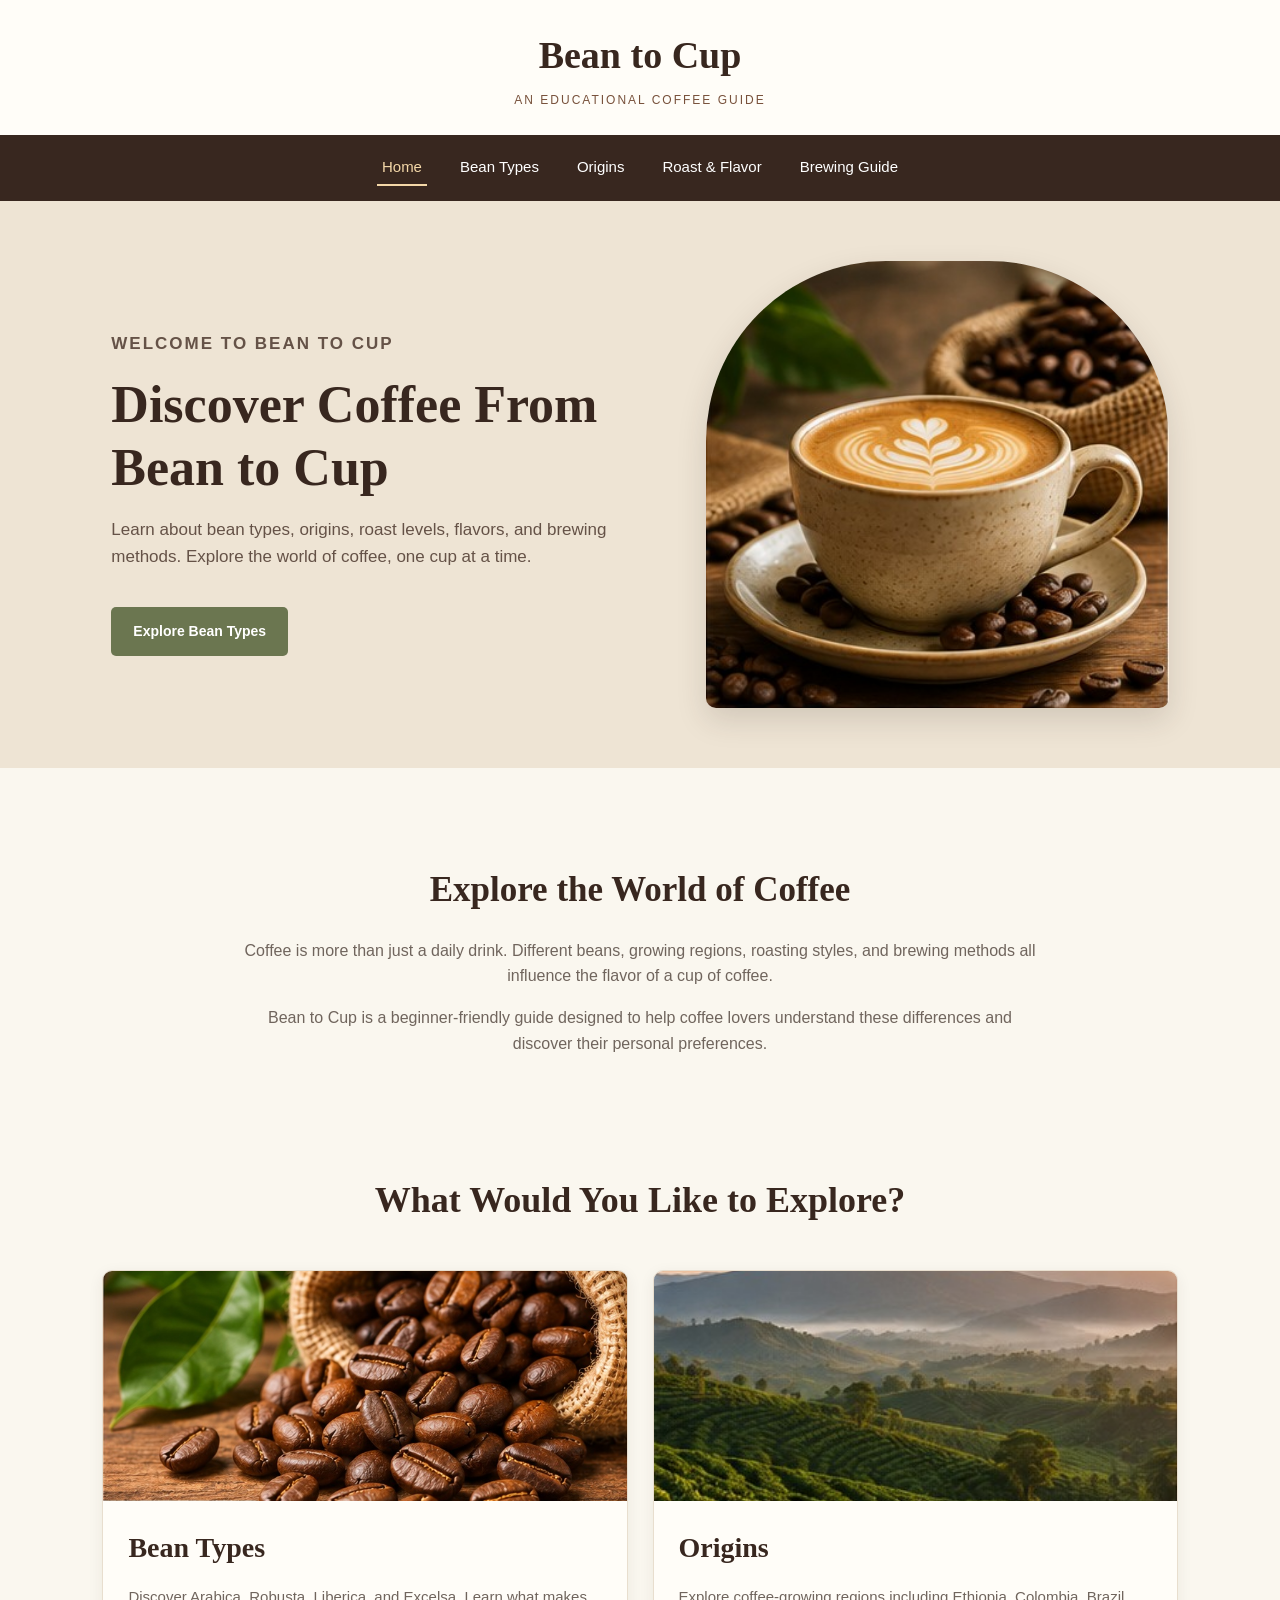
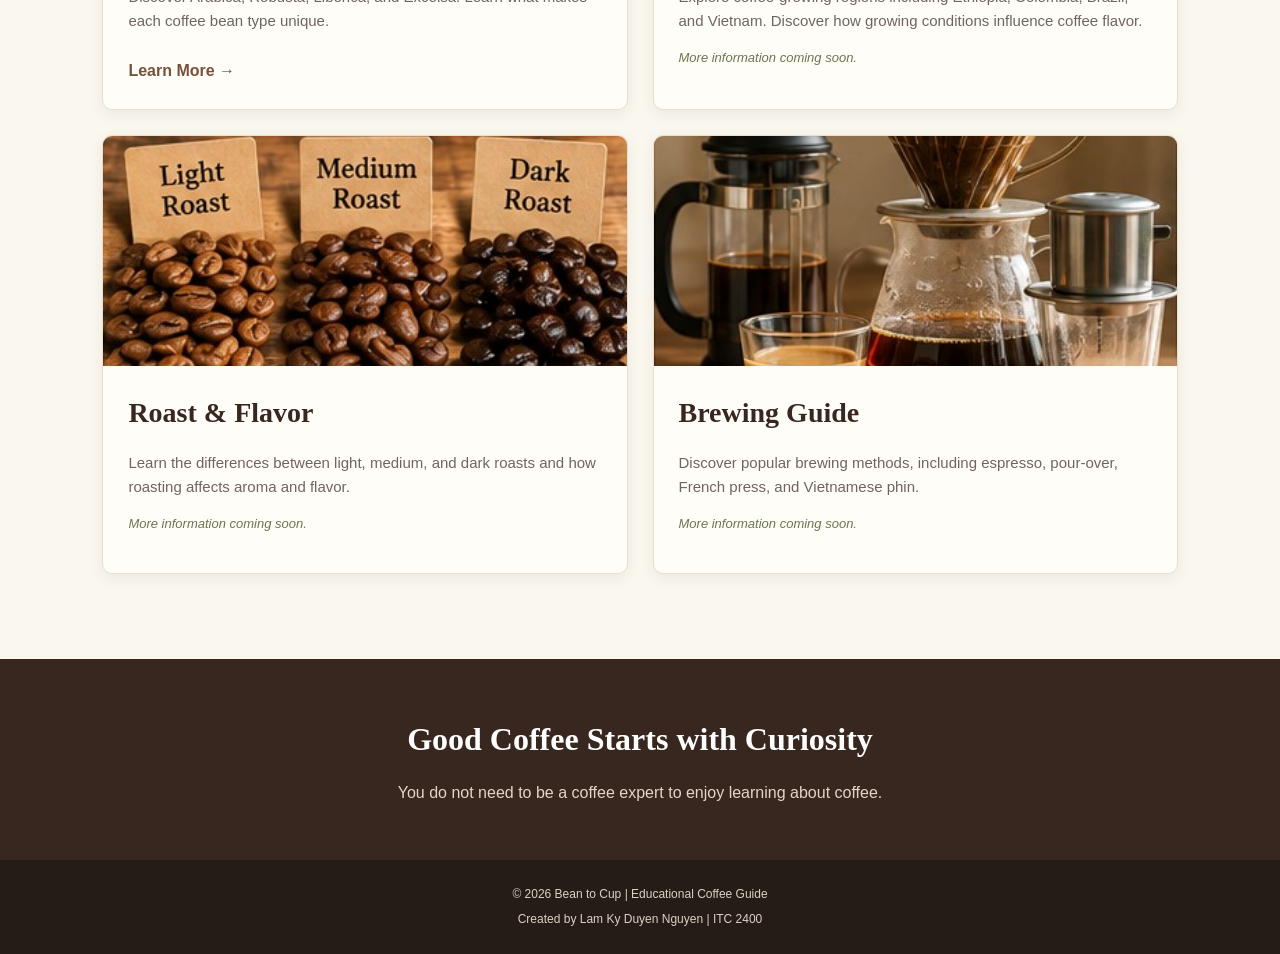
<file: index.html>
<!DOCTYPE html>
<html lang="en">

<head>
    <meta charset="UTF-8">
    <meta name="viewport" content="width=device-width, initial-scale=1.0">
    <meta name="description" content="Explore coffee beans, origins, roasting, and brewing methods.">
    <title>Bean to Cup | Home</title>
    <link rel="stylesheet" href="css/style.css">
</head>

<body>

    <header class="site-header">
        <h1>Bean to Cup</h1>
        <p>An Educational Coffee Guide</p>
    </header>

    <nav class="main-nav" aria-label="Main navigation">
        <a href="index.html" class="active" aria-current="page">Home</a>
        <a href="bean-types.html">Bean Types</a>
        <a href="index.html#origins">Origins</a>
        <a href="index.html#roast-flavor">Roast &amp; Flavor</a>
        <a href="index.html#brewing-guide">Brewing Guide</a>
    </nav>

    <main>

        <section class="hero">
            <div class="hero-content">
                <p class="small-heading">WELCOME TO BEAN TO CUP</p>

                <h2>Discover Coffee From Bean to Cup</h2>

                <p>
                    Learn about bean types, origins, roast levels,
                    flavors, and brewing methods. Explore the world
                    of coffee, one cup at a time.
                </p>

                <a href="bean-types.html" class="button">
                    Explore Bean Types
                </a>
            </div>

            <img
                src="images/coffee-hero.jpg"
                alt="A cup of coffee with roasted coffee beans"
                class="hero-image"
            >
        </section>

        <section class="introduction">
            <h2>Explore the World of Coffee</h2>

            <p>
                Coffee is more than just a daily drink.
                Different beans, growing regions, roasting styles,
                and brewing methods all influence the flavor
                of a cup of coffee.
            </p>

            <p>
                Bean to Cup is a beginner-friendly guide designed
                to help coffee lovers understand these differences
                and discover their personal preferences.
            </p>
        </section>

        <section class="explore-section">
            <h2>What Would You Like to Explore?</h2>

            <div class="card-container">

                <article class="coffee-card">
                    <img
                        src="images/arabica.jpg"
                        alt="Illustration of Arabica coffee beans"
                    >

                    <div class="card-content">
                        <h3>Bean Types</h3>

                        <p>
                            Discover Arabica, Robusta, Liberica,
                            and Excelsa. Learn what makes each
                            coffee bean type unique.
                        </p>

                        <a href="bean-types.html">
                            Learn More &rarr;
                        </a>
                    </div>
                </article>

                <article class="coffee-card" id="origins">
                    <img
                        src="images/origins.jpg"
                        alt="Coffee growing region illustration"
                    >

                    <div class="card-content">
                        <h3>Origins</h3>

                        <p>
                            Explore coffee-growing regions including
                            Ethiopia, Colombia, Brazil, and Vietnam.
                            Discover how growing conditions influence
                            coffee flavor.
                        </p>

                        <p class="coming-soon">
                            More information coming soon.
                        </p>
                    </div>
                </article>

                <article class="coffee-card" id="roast-flavor">
                    <img
                        src="images/roast.jpg"
                        alt="Illustration of roasted coffee beans"
                    >

                    <div class="card-content">
                        <h3>Roast &amp; Flavor</h3>

                        <p>
                            Learn the differences between light,
                            medium, and dark roasts and how roasting
                            affects aroma and flavor.
                        </p>

                        <p class="coming-soon">
                            More information coming soon.
                        </p>
                    </div>
                </article>

                <article class="coffee-card" id="brewing-guide">
                    <img
                        src="images/brewing.jpg"
                        alt="Illustration of coffee brewing equipment"
                    >

                    <div class="card-content">
                        <h3>Brewing Guide</h3>

                        <p>
                            Discover popular brewing methods,
                            including espresso, pour-over,
                            French press, and Vietnamese phin.
                        </p>

                        <p class="coming-soon">
                            More information coming soon.
                        </p>
                    </div>
                </article>

            </div>
        </section>

        <aside class="closing-section">
            <h2>Good Coffee Starts with Curiosity</h2>

            <p>
                You do not need to be a coffee expert
                to enjoy learning about coffee.
            </p>
        </aside>

    </main>

    <footer>
        <p>&copy; 2026 Bean to Cup | Educational Coffee Guide</p>
        <p>Created by Lam Ky Duyen Nguyen | ITC 2400</p>
    </footer>

</body>
</html>
</file>
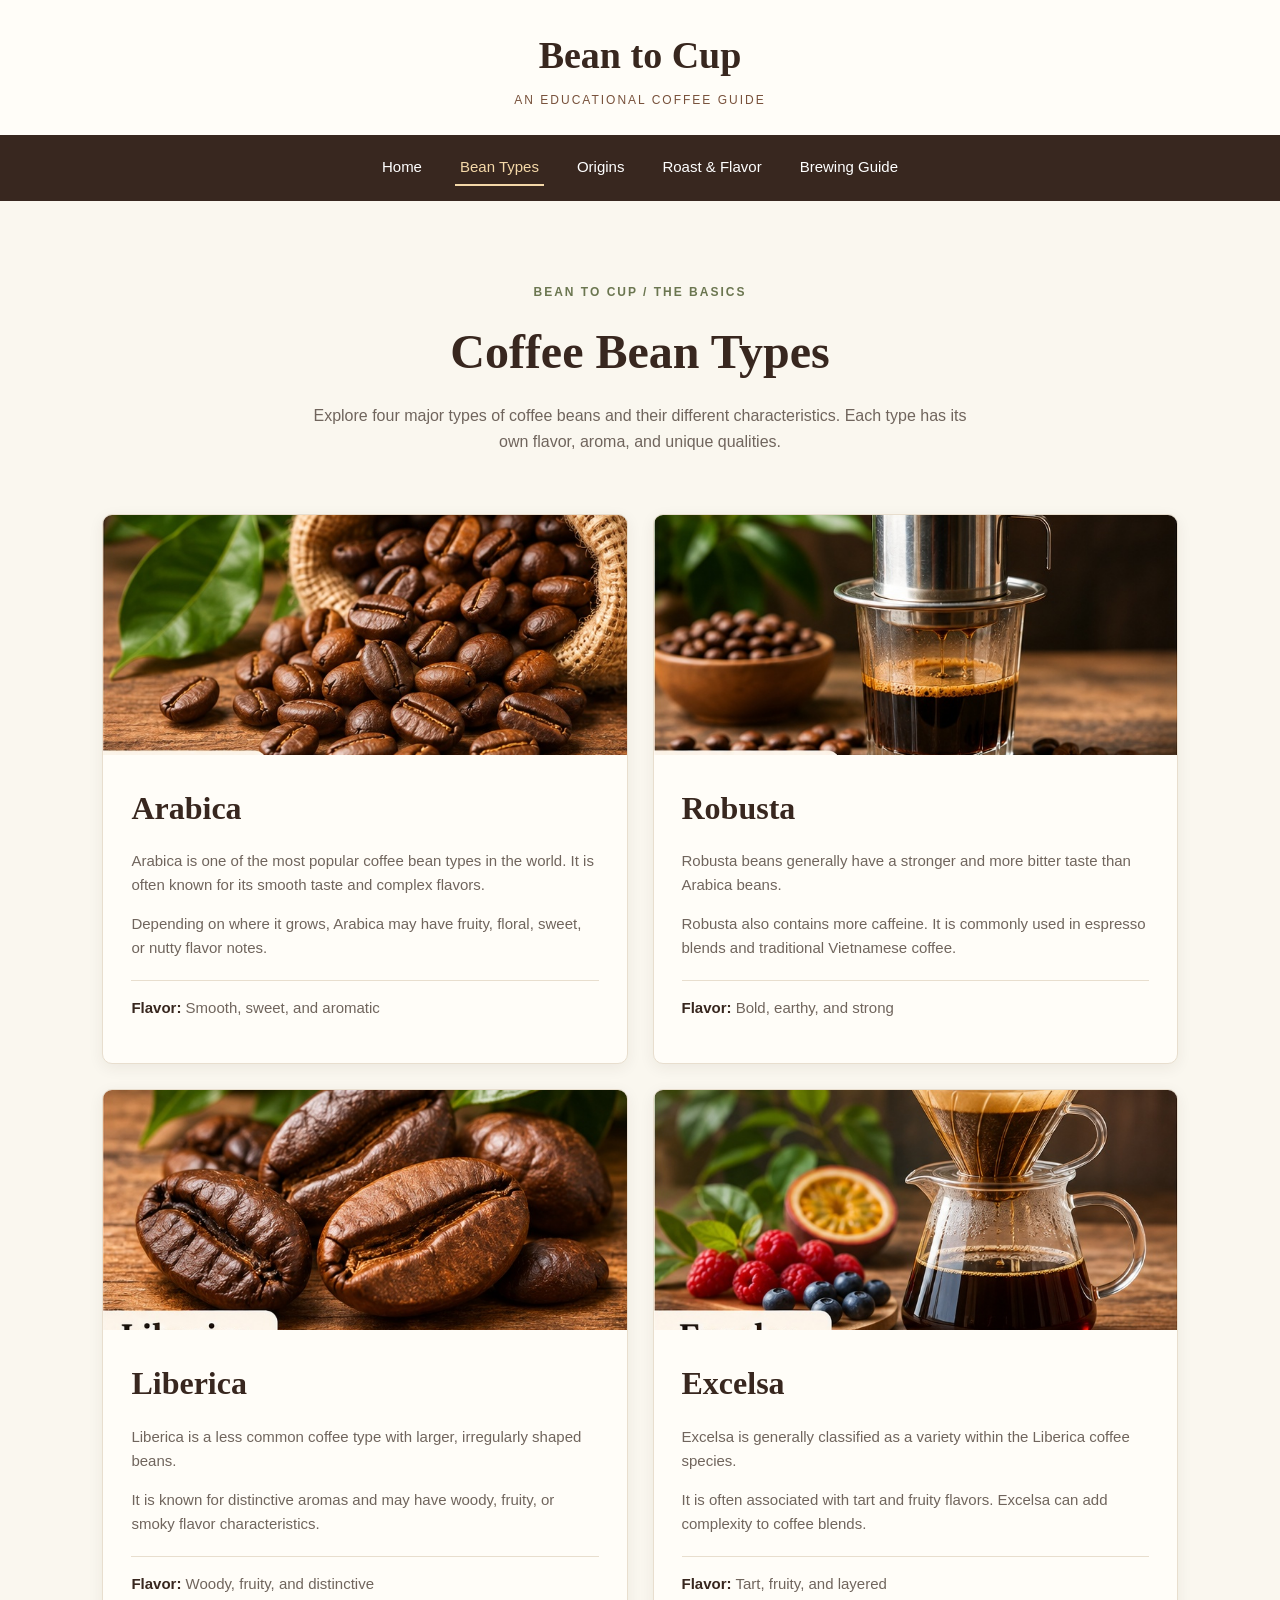
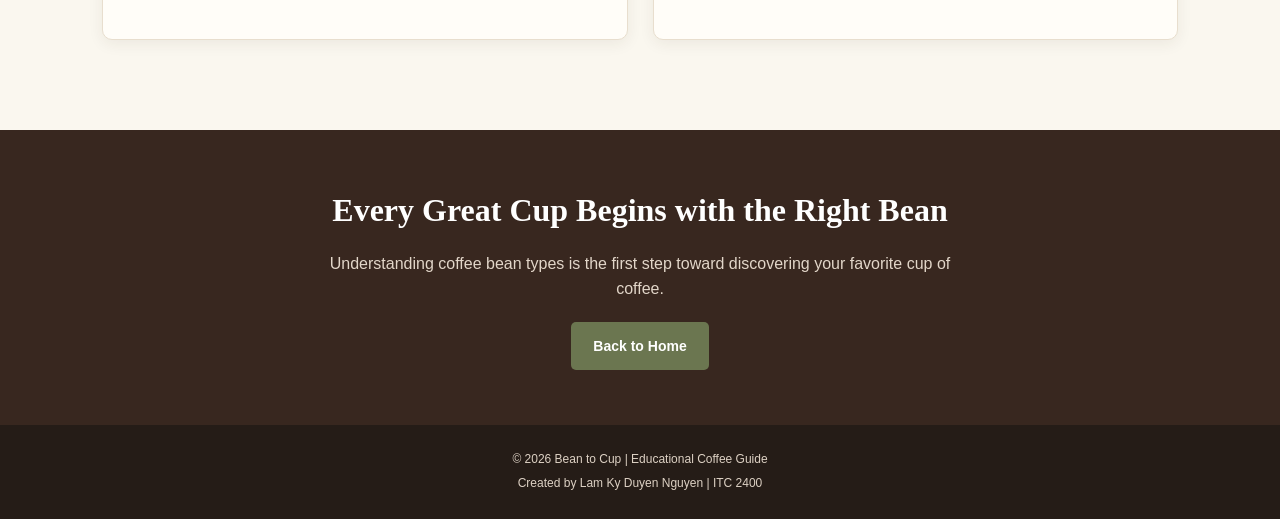
<file: bean-types.html>
<!DOCTYPE html>
<html lang="en">

<head>
    <meta charset="UTF-8">
    <meta name="viewport" content="width=device-width, initial-scale=1.0">
    <meta name="description" content="Learn about Arabica, Robusta, Liberica, and Excelsa coffee beans.">
    <title>Bean to Cup | Bean Types</title>
    <link rel="stylesheet" href="css/style.css">
</head>

<body>

    <header class="site-header">
        <h1>Bean to Cup</h1>
        <p>An Educational Coffee Guide</p>
    </header>

    <nav class="main-nav" aria-label="Main navigation">
        <a href="index.html">Home</a>
        <a href="bean-types.html" class="active" aria-current="page">Bean Types</a>
        <a href="index.html#origins">Origins</a>
        <a href="index.html#roast-flavor">Roast &amp; Flavor</a>
        <a href="index.html#brewing-guide">Brewing Guide</a>
    </nav>

    <main>

        <section class="page-intro">
            <p class="small-heading">BEAN TO CUP / THE BASICS</p>

            <h2>Coffee Bean Types</h2>

            <p>
                Explore four major types of coffee beans
                and their different characteristics.
                Each type has its own flavor, aroma,
                and unique qualities.
            </p>
        </section>

        <section class="bean-section">
            <div class="bean-container">

                <article class="bean-card">
                    <img
                        src="images/arabica.jpg"
                        alt="Illustration of Arabica coffee beans"
                    >

                    <div class="bean-content">
                        <h3>Arabica</h3>

                        <p>
                            Arabica is one of the most popular
                            coffee bean types in the world.
                            It is often known for its smooth
                            taste and complex flavors.
                        </p>

                        <p>
                            Depending on where it grows,
                            Arabica may have fruity, floral,
                            sweet, or nutty flavor notes.
                        </p>

                        <p class="bean-fact">
                            <strong>Flavor:</strong>
                            Smooth, sweet, and aromatic
                        </p>
                    </div>
                </article>

                <article class="bean-card">
                    <img
                        src="images/robusta.jpg"
                        alt="Illustration of Robusta coffee beans"
                    >

                    <div class="bean-content">
                        <h3>Robusta</h3>

                        <p>
                            Robusta beans generally have a
                            stronger and more bitter taste
                            than Arabica beans.
                        </p>

                        <p>
                            Robusta also contains more caffeine.
                            It is commonly used in espresso blends
                            and traditional Vietnamese coffee.
                        </p>

                        <p class="bean-fact">
                            <strong>Flavor:</strong>
                            Bold, earthy, and strong
                        </p>
                    </div>
                </article>

                <article class="bean-card">
                    <img
                        src="images/liberica.jpg"
                        alt="Illustration of Liberica coffee beans"
                    >

                    <div class="bean-content">
                        <h3>Liberica</h3>

                        <p>
                            Liberica is a less common coffee type
                            with larger, irregularly shaped beans.
                        </p>

                        <p>
                            It is known for distinctive aromas
                            and may have woody, fruity, or smoky
                            flavor characteristics.
                        </p>

                        <p class="bean-fact">
                            <strong>Flavor:</strong>
                            Woody, fruity, and distinctive
                        </p>
                    </div>
                </article>

                <article class="bean-card">
                    <img
                        src="images/excelsa.jpg"
                        alt="Illustration of Excelsa coffee beans"
                    >

                    <div class="bean-content">
                        <h3>Excelsa</h3>

                        <p>
                            Excelsa is generally classified
                            as a variety within the Liberica
                            coffee species.
                        </p>

                        <p>
                            It is often associated with tart
                            and fruity flavors. Excelsa can
                            add complexity to coffee blends.
                        </p>

                        <p class="bean-fact">
                            <strong>Flavor:</strong>
                            Tart, fruity, and layered
                        </p>
                    </div>
                </article>

            </div>
        </section>

        <aside class="closing-section">
            <h2>Every Great Cup Begins with the Right Bean</h2>

            <p>
                Understanding coffee bean types is the
                first step toward discovering your favorite
                cup of coffee.
            </p>

            <a href="index.html" class="button">
                Back to Home
            </a>
        </aside>

    </main>

    <footer>
        <p>&copy; 2026 Bean to Cup | Educational Coffee Guide</p>
        <p>Created by Lam Ky Duyen Nguyen | ITC 2400</p>
    </footer>

</body>
</html>
</file>
<file: css/style.css>
/* BEAN TO CUP - WEBSITE STYLESHEET */

/* General Styles */

* {
    box-sizing: border-box;
}

html {
    scroll-behavior: smooth;
}

body {
    margin: 0;
    font-family: Arial, Helvetica, sans-serif;
    background-color: #faf7ef;
    color: #38271f;
    line-height: 1.6;
}

img {
    max-width: 100%;
    display: block;
}

a {
    color: inherit;
}

h1, h2, h3 {
    font-family: Georgia, "Times New Roman", serif;
}

/* Header */

.site-header {
    background-color: #fffdf8;
    text-align: center;
    padding: 25px 15px;
}

.site-header h1 {
    font-size: 38px;
    margin: 0;
    color: #38271f;
}

.site-header p {
    margin: 5px 0 0;
    font-size: 12px;
    letter-spacing: 2px;
    color: #78513b;
    text-transform: uppercase;
}

/* Navigation */

.main-nav {
    background-color: #38271f;
    display: flex;
    justify-content: center;
    flex-wrap: wrap;
    gap: 12px 28px;
    padding: 15px;
}

.main-nav a {
    color: white;
    text-decoration: none;
    font-size: 15px;
    padding: 5px;
}

.main-nav a:hover,
.main-nav a.active {
    color: #f4d8a8;
    border-bottom: 2px solid #f4d8a8;
}

/* Home Hero */

.hero {
    background-color: #eee4d4;
    display: flex;
    align-items: center;
    justify-content: center;
    gap: 45px;
    padding: 60px 8%;
}

.hero-content {
    flex: 1;
    max-width: 550px;
}

.small-heading {
    color: #6b7650;
    font-size: 12px;
    font-weight: bold;
    letter-spacing: 2px;
}

.hero-content h2 {
    font-size: 52px;
    line-height: 1.2;
    margin: 15px 0;
}

.hero-content p {
    font-size: 17px;
    color: #655247;
}

.hero-image {
    width: 43%;
    max-width: 470px;
    border-radius: 180px 180px 10px 10px;
    object-fit: cover;
    box-shadow: 0 12px 30px rgba(56,39,31,0.15);
}

/* Buttons */

.button {
    display: inline-block;
    background-color: #6b7650;
    color: white;
    padding: 13px 22px;
    margin-top: 20px;
    text-decoration: none;
    border-radius: 5px;
    font-weight: bold;
    font-size: 14px;
}

.button:hover {
    background-color: #4d5938;
}

/* Introduction */

.introduction {
    text-align: center;
    max-width: 850px;
    margin: auto;
    padding: 65px 25px 30px;
}

.introduction h2 {
    font-size: 35px;
    margin-bottom: 20px;
}

.introduction p {
    color: #70655d;
    font-size: 16px;
}

/* Home Cards */

.explore-section {
    padding: 40px 8% 85px;
}

.explore-section h2 {
    text-align: center;
    font-size: 36px;
    margin-bottom: 40px;
}

.card-container {
    display: flex;
    flex-wrap: wrap;
    gap: 25px;
    max-width: 1120px;
    margin: auto;
}

.coffee-card {
    flex: 1 1 calc(50% - 25px);
    min-width: 0;
    background-color: #fffdf8;
    border: 1px solid #e8dece;
    border-radius: 10px;
    overflow: hidden;
    box-shadow: 0 4px 15px rgba(56,39,31,0.07);
    scroll-margin-top: 25px;
}

.coffee-card img {
    width: 100%;
    height: 230px;
    object-fit: cover;
}

.card-content {
    padding: 25px;
}

.card-content h3 {
    font-size: 28px;
    margin: 0 0 12px;
}

.card-content p {
    color: #70655d;
    font-size: 15px;
}

.card-content a {
    display: inline-block;
    margin-top: 10px;
    color: #78513b;
    text-decoration: none;
    font-weight: bold;
}

.card-content a:hover {
    text-decoration: underline;
}

.coming-soon {
    color: #6b7650 !important;
    font-style: italic;
    font-size: 13px !important;
}

/* Bean Types Page */

.page-intro {
    text-align: center;
    padding: 70px 20px 40px;
}

.page-intro h2 {
    font-size: 48px;
    margin: 12px 0;
}

.page-intro > p:last-child {
    max-width: 680px;
    margin: auto;
    color: #70655d;
    font-size: 16px;
}

.bean-section {
    padding: 20px 8% 90px;
}

.bean-container {
    display: flex;
    flex-wrap: wrap;
    gap: 25px;
    max-width: 1120px;
    margin: auto;
}

.bean-card {
    flex: 1 1 calc(50% - 25px);
    min-width: 0;
    background-color: #fffdf8;
    border: 1px solid #e8dece;
    border-radius: 10px;
    overflow: hidden;
    box-shadow: 0 4px 15px rgba(56,39,31,0.07);
}

.bean-card img {
    width: 100%;
    height: 240px;
    object-fit: cover;
}

.bean-content {
    padding: 28px;
}

.bean-content h3 {
    font-size: 32px;
    margin: 0 0 15px;
}

.bean-content p {
    font-size: 15px;
    color: #70655d;
}

.bean-fact {
    border-top: 1px solid #e8dece;
    padding-top: 15px;
    margin-top: 20px;
}

.bean-fact strong {
    color: #38271f;
}

/* Closing Section */

.closing-section {
    background-color: #38271f;
    color: white;
    text-align: center;
    padding: 55px 20px;
}

.closing-section h2 {
    font-size: 32px;
    margin: 0 0 15px;
}

.closing-section p {
    max-width: 650px;
    margin: auto;
    color: #e2d6c9;
}

/* Footer */

footer {
    background-color: #251c17;
    color: #ddd1c4;
    text-align: center;
    padding: 20px;
}

footer p {
    margin: 5px;
    font-size: 12px;
}

/* Responsive - Tablets */

@media (max-width: 768px) {

    .hero {
        flex-direction: column;
        text-align: center;
        padding: 45px 25px;
    }

    .hero-content h2 {
        font-size: 40px;
    }

    .hero-image {
        width: 85%;
        max-width: 450px;
    }

    .coffee-card,
    .bean-card {
        flex: 1 1 100%;
    }

    .explore-section,
    .bean-section {
        padding-left: 25px;
        padding-right: 25px;
    }

    .page-intro h2 {
        font-size: 38px;
    }
}

/* Responsive - Phones */

@media (max-width: 480px) {

    .site-header h1 {
        font-size: 30px;
    }

    .main-nav {
        gap: 8px 14px;
        padding: 12px;
    }

    .main-nav a {
        font-size: 12px;
    }

    .hero-content h2 {
        font-size: 34px;
    }

    .hero-image {
        width: 100%;
    }

    .introduction h2,
    .explore-section h2 {
        font-size: 28px;
    }

    .page-intro h2 {
        font-size: 34px;
    }

    .coffee-card img,
    .bean-card img {
        height: 190px;
    }

    .card-content,
    .bean-content {
        padding: 20px;
    }

    .closing-section h2 {
        font-size: 26px;
    }
}
</file>
